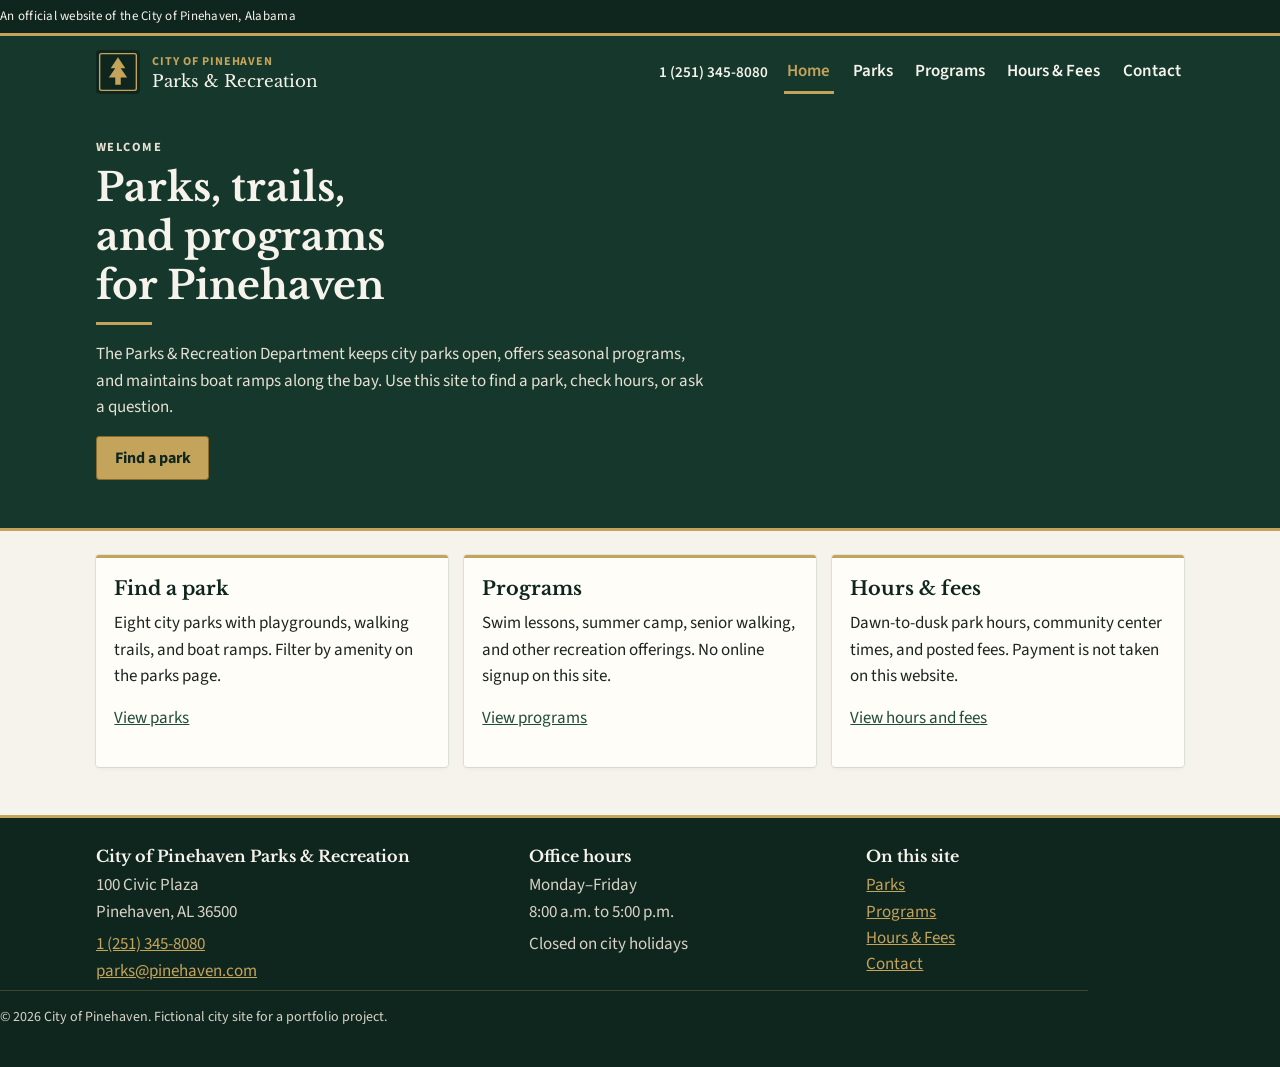
<file: index.html>
<!DOCTYPE html>
<html lang="en">
<head>
  <meta charset="utf-8">
  <meta name="viewport" content="width=device-width, initial-scale=1">
  <title>Home | City of Pinehaven Parks &amp; Recreation</title>
  <meta name="description" content="City of Pinehaven Parks &amp; Recreation. Find parks, programs, hours, and fees in Pinehaven, Alabama.">
  <link rel="icon" href="favicon.svg" type="image/svg+xml">
  <link rel="preconnect" href="https://fonts.googleapis.com">
  <link rel="preconnect" href="https://fonts.gstatic.com" crossorigin>
  <link href="https://fonts.googleapis.com/css2?family=Libre+Baskerville:wght@400;700&family=Source+Sans+3:ital,wght@0,400;0,600;0,700;1,400&display=swap" rel="stylesheet">
  <link rel="stylesheet" href="css/styles.css">
</head>
<body>
  <a class="skip-link" href="#main">Skip to main content</a>
  <div class="official-banner">
    <p class="wrap">An official website of the City of Pinehaven, Alabama</p>
  </div>
  <header class="site-header">
    <div class="wrap header-inner">
      <a class="brand" href="index.html">
        <svg class="brand-mark" xmlns="http://www.w3.org/2000/svg" viewBox="0 0 48 48" aria-hidden="true" focusable="false">
          <rect width="48" height="48" rx="4" fill="#0f261e"/>
          <rect x="4" y="4" width="40" height="40" rx="2" fill="none" stroke="#c4a35a" stroke-width="1.5"/>
          <path fill="#c4a35a" d="M24 8l8 12h-5l7 10h-7v8h-6v-8h-7l7-10h-5z"/>
        </svg>
        <span>
          <span class="brand-kicker">City of Pinehaven</span>
          <span class="brand-name">Parks &amp; Recreation</span>
        </span>
      </a>
      <p class="header-phone"><a href="tel:+12513458080">1 (251) 345-8080</a></p>
      <button type="button" class="menu-button" aria-controls="site-nav" aria-expanded="false">
        <span class="menu-button-bars" aria-hidden="true"></span>
        Menu
      </button>
      <nav id="site-nav" class="site-nav" aria-label="Primary">
        <ul>
          <li><a href="index.html" aria-current="page">Home</a></li>
          <li><a href="parks.html">Parks</a></li>
          <li><a href="programs.html">Programs</a></li>
          <li><a href="hours.html">Hours &amp; Fees</a></li>
          <li><a href="contact.html">Contact</a></li>
        </ul>
      </nav>
    </div>
  </header>

  <section class="hero" aria-labelledby="hero-title">
    <div class="wrap">
      <p class="kicker kicker-on-dark">Welcome</p>
      <h1 id="hero-title">Parks, trails, and programs for Pinehaven</h1>
      <hr class="hero-rule">
      <p>The Parks &amp; Recreation Department keeps city parks open, offers seasonal programs, and maintains boat ramps along the bay. Use this site to find a park, check hours, or ask a question.</p>
      <p><a class="button" href="parks.html">Find a park</a></p>
    </div>
  </section>

  <main id="main" class="site-main">
    <div class="wrap">
      <h2 class="visually-hidden">Highlights</h2>
      <div class="card-grid three">
        <article class="highlight-card">
          <h2>Find a park</h2>
          <p>Eight city parks with playgrounds, walking trails, and boat ramps. Filter by amenity on the parks page.</p>
          <p><a href="parks.html">View parks</a></p>
        </article>
        <article class="highlight-card">
          <h2>Programs</h2>
          <p>Swim lessons, summer camp, senior walking, and other recreation offerings. No online signup on this site.</p>
          <p><a href="programs.html">View programs</a></p>
        </article>
        <article class="highlight-card">
          <h2>Hours &amp; fees</h2>
          <p>Dawn-to-dusk park hours, community center times, and posted fees. Payment is not taken on this website.</p>
          <p><a href="hours.html">View hours and fees</a></p>
        </article>
      </div>
    </div>
  </main>

  <footer class="site-footer">
    <div class="wrap footer-grid">
      <div>
        <h2>City of Pinehaven Parks &amp; Recreation</h2>
        <address>
          100 Civic Plaza<br>
          Pinehaven, AL 36500
        </address>
        <p><a href="tel:+12513458080">1 (251) 345-8080</a><br>
          <a href="mailto:parks@pinehaven.com">parks@pinehaven.com</a></p>
      </div>
      <div>
        <h2>Office hours</h2>
        <p>Monday–Friday<br>8:00 a.m. to 5:00 p.m.</p>
        <p>Closed on city holidays</p>
      </div>
      <div>
        <h2>On this site</h2>
        <p><a href="parks.html">Parks</a><br>
          <a href="programs.html">Programs</a><br>
          <a href="hours.html">Hours &amp; Fees</a><br>
          <a href="contact.html">Contact</a></p>
      </div>
    </div>
    <p class="wrap copyright">&copy; <span id="year">2026</span> City of Pinehaven. Fictional city site for a portfolio project.</p>
  </footer>
  <script src="js/main.js"></script>
</body>
</html>
</file>
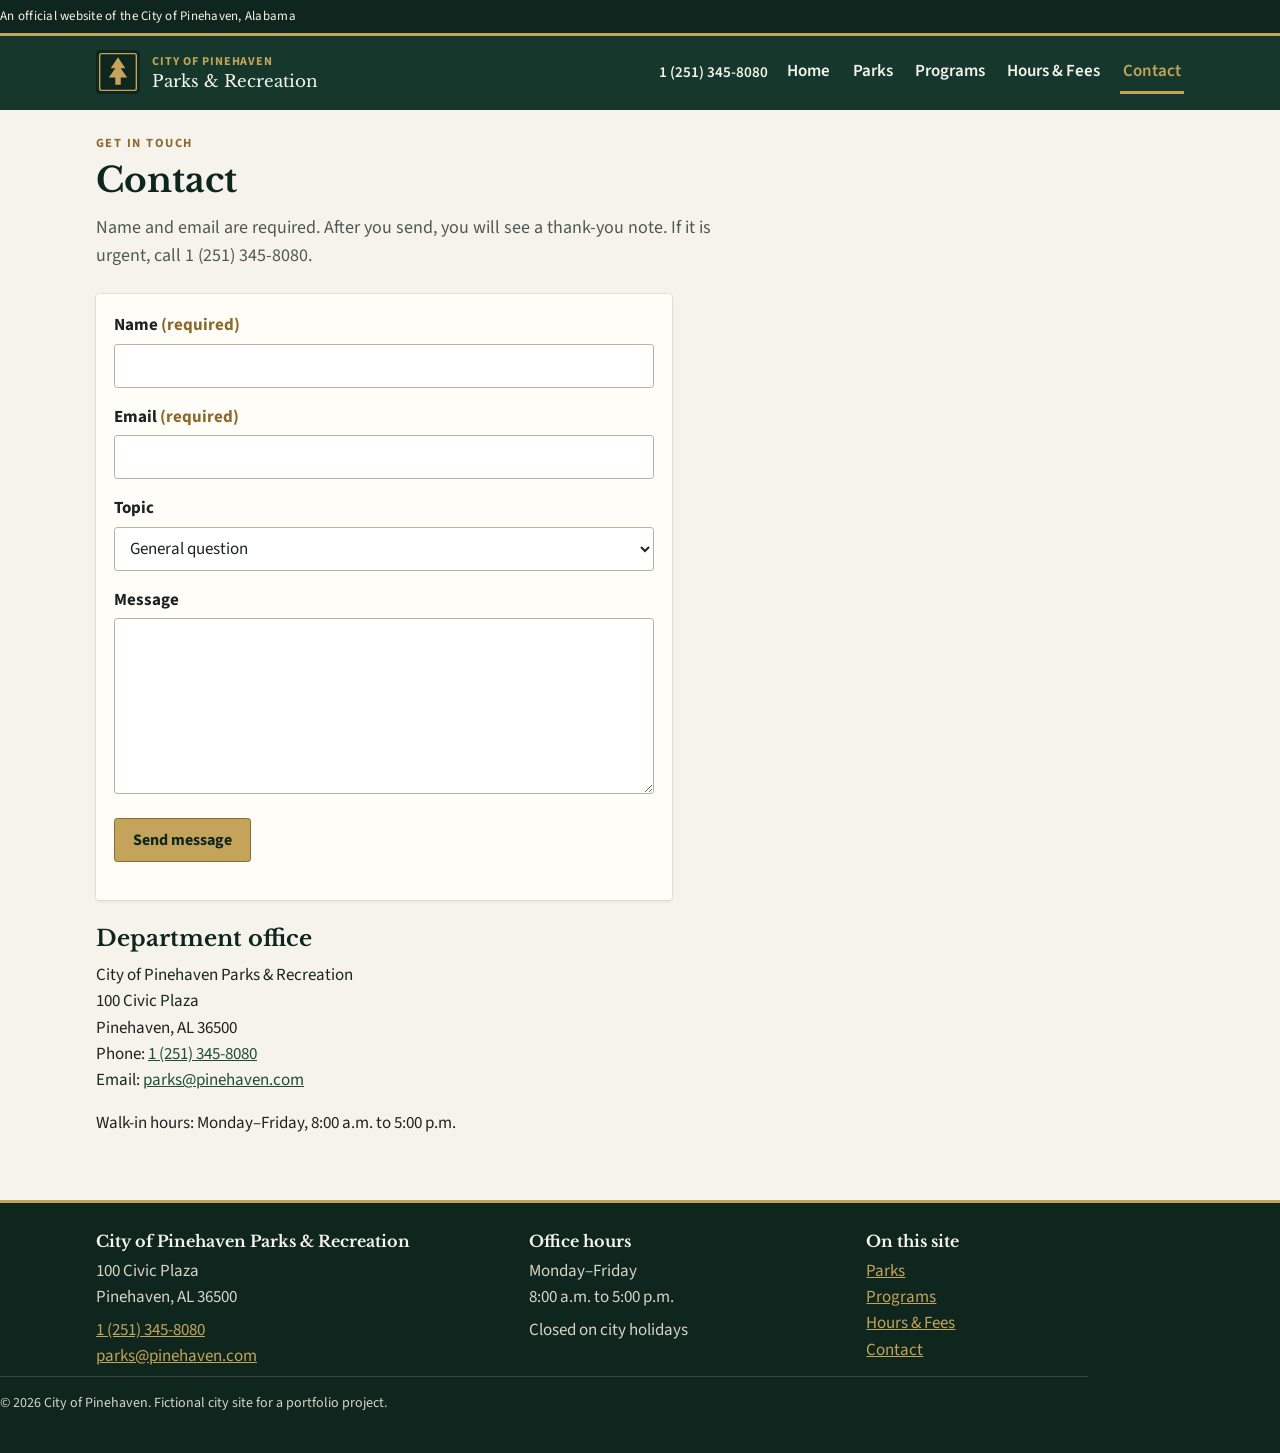
<file: contact.html>
<!DOCTYPE html>
<html lang="en">
<head>
  <meta charset="utf-8">
  <meta name="viewport" content="width=device-width, initial-scale=1">
  <title>Contact | City of Pinehaven Parks &amp; Recreation</title>
  <meta name="description" content="Contact the City of Pinehaven Parks &amp; Recreation Department. 100 Civic Plaza, Pinehaven, AL 36500.">
  <link rel="icon" href="favicon.svg" type="image/svg+xml">
  <link rel="preconnect" href="https://fonts.googleapis.com">
  <link rel="preconnect" href="https://fonts.gstatic.com" crossorigin>
  <link href="https://fonts.googleapis.com/css2?family=Libre+Baskerville:wght@400;700&family=Source+Sans+3:ital,wght@0,400;0,600;0,700;1,400&display=swap" rel="stylesheet">
  <link rel="stylesheet" href="css/styles.css">
</head>
<body>
  <a class="skip-link" href="#main">Skip to main content</a>
  <div class="official-banner">
    <p class="wrap">An official website of the City of Pinehaven, Alabama</p>
  </div>
  <header class="site-header">
    <div class="wrap header-inner">
      <a class="brand" href="index.html">
        <svg class="brand-mark" xmlns="http://www.w3.org/2000/svg" viewBox="0 0 48 48" aria-hidden="true" focusable="false">
          <rect width="48" height="48" rx="4" fill="#0f261e"/>
          <rect x="4" y="4" width="40" height="40" rx="2" fill="none" stroke="#c4a35a" stroke-width="1.5"/>
          <path fill="#c4a35a" d="M24 8l8 12h-5l7 10h-7v8h-6v-8h-7l7-10h-5z"/>
        </svg>
        <span>
          <span class="brand-kicker">City of Pinehaven</span>
          <span class="brand-name">Parks &amp; Recreation</span>
        </span>
      </a>
      <p class="header-phone"><a href="tel:+12513458080">1 (251) 345-8080</a></p>
      <button type="button" class="menu-button" aria-controls="site-nav" aria-expanded="false">
        <span class="menu-button-bars" aria-hidden="true"></span>
        Menu
      </button>
      <nav id="site-nav" class="site-nav" aria-label="Primary">
        <ul>
          <li><a href="index.html">Home</a></li>
          <li><a href="parks.html">Parks</a></li>
          <li><a href="programs.html">Programs</a></li>
          <li><a href="hours.html">Hours &amp; Fees</a></li>
          <li><a href="contact.html" aria-current="page">Contact</a></li>
        </ul>
      </nav>
    </div>
  </header>

  <main id="main" class="site-main">
    <div class="wrap">
      <header class="page-intro">
        <p class="kicker">Get in touch</p>
        <h1>Contact</h1>
        <p class="lede">Name and email are required. After you send, you will see a thank-you note. If it is urgent, call 1 (251) 345-8080.</p>
      </header>

      <div id="form-thanks" class="form-thanks" hidden>
        <h2>Thank you</h2>
        <p>Your message was sent. Parks staff will write back during Monday–Friday hours, 8:00 a.m. to 5:00 p.m. If it is urgent, call <a href="tel:+12513458080">1 (251) 345-8080</a>.</p>
        <p><a href="index.html">Return to the home page</a></p>
      </div>

      <form id="contact-form" class="form" name="contact" action="/contact.html" method="POST" data-netlify="true" netlify-honeypot="bot-field" novalidate>
        <input type="hidden" name="form-name" value="contact">
        <p class="visually-hidden">
          <label>Leave this field empty <input name="bot-field" tabindex="-1" autocomplete="off"></label>
        </p>
        <p id="form-error" class="form-error" hidden role="alert"></p>

        <div class="form-row">
          <label for="name">Name <span class="req">(required)</span></label>
          <input type="text" id="name" name="name" autocomplete="name" required>
        </div>

        <div class="form-row">
          <label for="email">Email <span class="req">(required)</span></label>
          <input type="email" id="email" name="email" autocomplete="email" required>
        </div>

        <div class="form-row">
          <label for="topic">Topic</label>
          <select id="topic" name="topic">
            <option value="general">General question</option>
            <option value="park">Park issue or maintenance</option>
            <option value="program">Program question</option>
            <option value="rental">Pavilion rental</option>
            <option value="fees">Hours or fees</option>
            <option value="other">Other</option>
          </select>
        </div>

        <div class="form-row">
          <label for="message">Message</label>
          <textarea id="message" name="message" rows="6"></textarea>
        </div>

        <p><button type="submit" class="button">Send message</button></p>
      </form>

      <aside class="contact-aside">
        <h2>Department office</h2>
        <address>
          City of Pinehaven Parks &amp; Recreation<br>
          100 Civic Plaza<br>
          Pinehaven, AL 36500
        </address>
        <p>Phone: <a href="tel:+12513458080">1 (251) 345-8080</a><br>
          Email: <a href="mailto:parks@pinehaven.com">parks@pinehaven.com</a></p>
        <p>Walk-in hours: Monday–Friday, 8:00 a.m. to 5:00 p.m.</p>
      </aside>
    </div>
  </main>

  <footer class="site-footer">
    <div class="wrap footer-grid">
      <div>
        <h2>City of Pinehaven Parks &amp; Recreation</h2>
        <address>
          100 Civic Plaza<br>
          Pinehaven, AL 36500
        </address>
        <p><a href="tel:+12513458080">1 (251) 345-8080</a><br>
          <a href="mailto:parks@pinehaven.com">parks@pinehaven.com</a></p>
      </div>
      <div>
        <h2>Office hours</h2>
        <p>Monday–Friday<br>8:00 a.m. to 5:00 p.m.</p>
        <p>Closed on city holidays</p>
      </div>
      <div>
        <h2>On this site</h2>
        <p><a href="parks.html">Parks</a><br>
          <a href="programs.html">Programs</a><br>
          <a href="hours.html">Hours &amp; Fees</a><br>
          <a href="contact.html">Contact</a></p>
      </div>
    </div>
    <p class="wrap copyright">&copy; <span id="year">2026</span> City of Pinehaven. Fictional city site for a portfolio project.</p>
  </footer>
  <script src="js/main.js"></script>
</body>
</html>
</file>
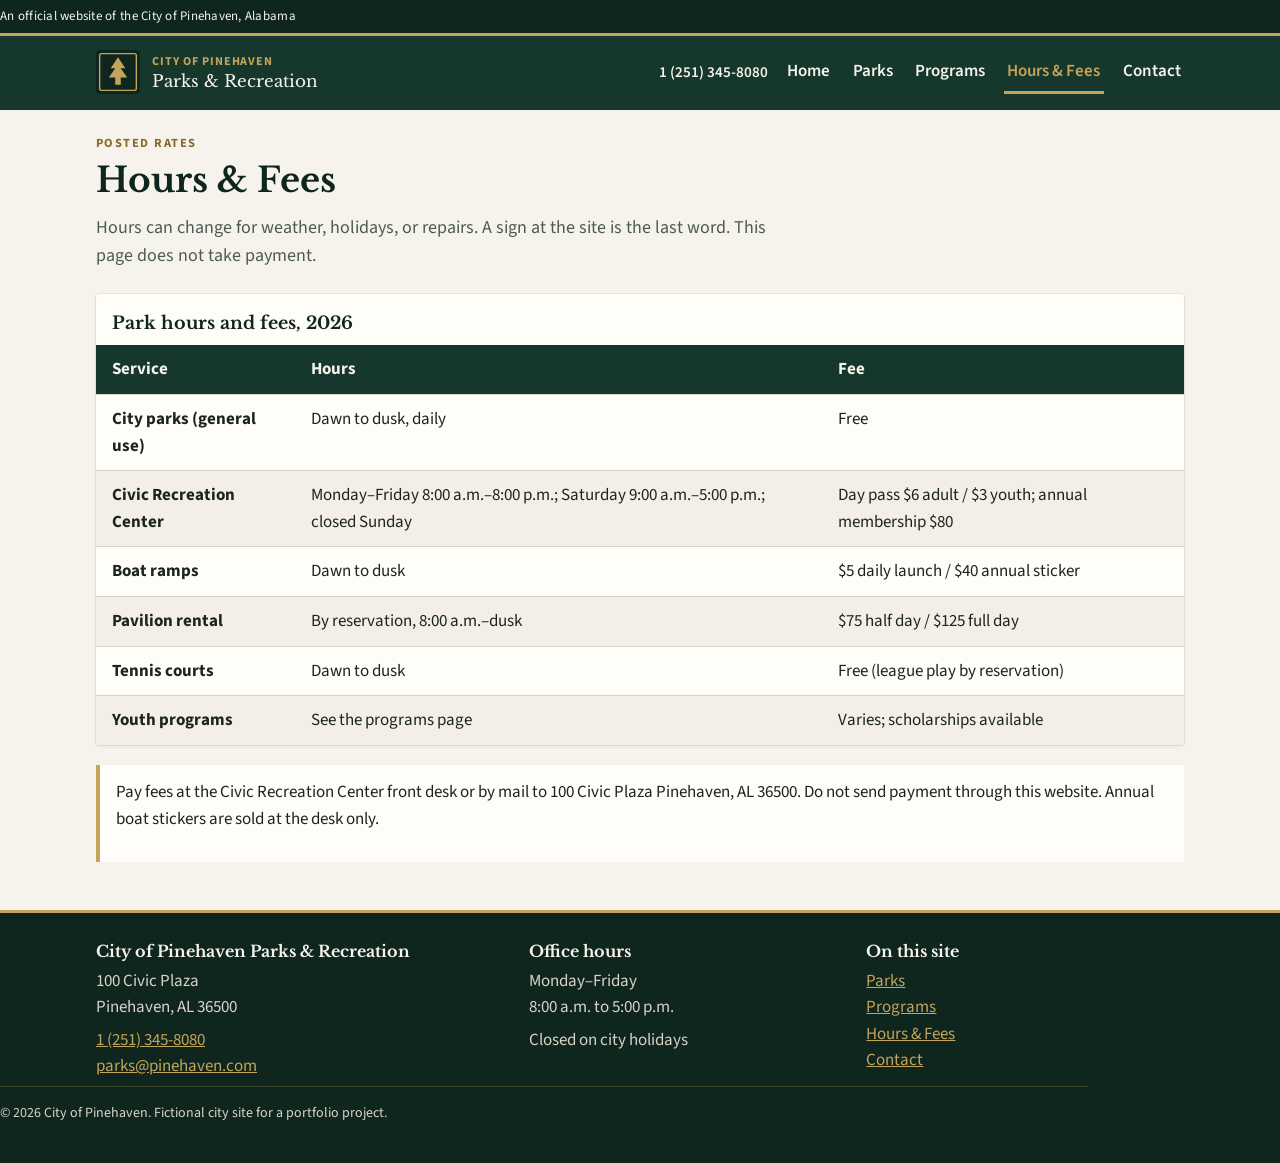
<file: hours.html>
<!DOCTYPE html>
<html lang="en">
<head>
  <meta charset="utf-8">
  <meta name="viewport" content="width=device-width, initial-scale=1">
  <title>Hours &amp; fees | City of Pinehaven Parks &amp; Recreation</title>
  <meta name="description" content="Park hours and posted fees for the City of Pinehaven Parks &amp; Recreation Department.">
  <link rel="icon" href="favicon.svg" type="image/svg+xml">
  <link rel="preconnect" href="https://fonts.googleapis.com">
  <link rel="preconnect" href="https://fonts.gstatic.com" crossorigin>
  <link href="https://fonts.googleapis.com/css2?family=Libre+Baskerville:wght@400;700&family=Source+Sans+3:ital,wght@0,400;0,600;0,700;1,400&display=swap" rel="stylesheet">
  <link rel="stylesheet" href="css/styles.css">
</head>
<body>
  <a class="skip-link" href="#main">Skip to main content</a>
  <div class="official-banner">
    <p class="wrap">An official website of the City of Pinehaven, Alabama</p>
  </div>
  <header class="site-header">
    <div class="wrap header-inner">
      <a class="brand" href="index.html">
        <svg class="brand-mark" xmlns="http://www.w3.org/2000/svg" viewBox="0 0 48 48" aria-hidden="true" focusable="false">
          <rect width="48" height="48" rx="4" fill="#0f261e"/>
          <rect x="4" y="4" width="40" height="40" rx="2" fill="none" stroke="#c4a35a" stroke-width="1.5"/>
          <path fill="#c4a35a" d="M24 8l8 12h-5l7 10h-7v8h-6v-8h-7l7-10h-5z"/>
        </svg>
        <span>
          <span class="brand-kicker">City of Pinehaven</span>
          <span class="brand-name">Parks &amp; Recreation</span>
        </span>
      </a>
      <p class="header-phone"><a href="tel:+12513458080">1 (251) 345-8080</a></p>
      <button type="button" class="menu-button" aria-controls="site-nav" aria-expanded="false">
        <span class="menu-button-bars" aria-hidden="true"></span>
        Menu
      </button>
      <nav id="site-nav" class="site-nav" aria-label="Primary">
        <ul>
          <li><a href="index.html">Home</a></li>
          <li><a href="parks.html">Parks</a></li>
          <li><a href="programs.html">Programs</a></li>
          <li><a href="hours.html" aria-current="page">Hours &amp; Fees</a></li>
          <li><a href="contact.html">Contact</a></li>
        </ul>
      </nav>
    </div>
  </header>

  <main id="main" class="site-main">
    <div class="wrap">
      <header class="page-intro">
        <p class="kicker">Posted rates</p>
        <h1>Hours &amp; Fees</h1>
        <p class="lede">Hours can change for weather, holidays, or repairs. A sign at the site is the last word. This page does not take payment.</p>
      </header>

      <div class="table-wrap">
        <table>
          <caption>Park hours and fees, 2026</caption>
          <thead>
            <tr>
              <th scope="col">Service</th>
              <th scope="col">Hours</th>
              <th scope="col">Fee</th>
            </tr>
          </thead>
          <tbody>
            <tr>
              <th scope="row">City parks (general use)</th>
              <td>Dawn to dusk, daily</td>
              <td>Free</td>
            </tr>
            <tr>
              <th scope="row">Civic Recreation Center</th>
              <td>Monday–Friday 8:00 a.m.–8:00 p.m.; Saturday 9:00 a.m.–5:00 p.m.; closed Sunday</td>
              <td>Day pass $6 adult / $3 youth; annual membership $80</td>
            </tr>
            <tr>
              <th scope="row">Boat ramps</th>
              <td>Dawn to dusk</td>
              <td>$5 daily launch / $40 annual sticker</td>
            </tr>
            <tr>
              <th scope="row">Pavilion rental</th>
              <td>By reservation, 8:00 a.m.–dusk</td>
              <td>$75 half day / $125 full day</td>
            </tr>
            <tr>
              <th scope="row">Tennis courts</th>
              <td>Dawn to dusk</td>
              <td>Free (league play by reservation)</td>
            </tr>
            <tr>
              <th scope="row">Youth programs</th>
              <td>See the programs page</td>
              <td>Varies; scholarships available</td>
            </tr>
          </tbody>
        </table>
      </div>

      <aside class="note">
        <p>Pay fees at the Civic Recreation Center front desk or by mail to 100 Civic Plaza Pinehaven, AL 36500. Do not send payment through this website. Annual boat stickers are sold at the desk only.</p>
      </aside>
    </div>
  </main>

  <footer class="site-footer">
    <div class="wrap footer-grid">
      <div>
        <h2>City of Pinehaven Parks &amp; Recreation</h2>
        <address>
          100 Civic Plaza<br>
          Pinehaven, AL 36500
        </address>
        <p><a href="tel:+12513458080">1 (251) 345-8080</a><br>
          <a href="mailto:parks@pinehaven.com">parks@pinehaven.com</a></p>
      </div>
      <div>
        <h2>Office hours</h2>
        <p>Monday–Friday<br>8:00 a.m. to 5:00 p.m.</p>
        <p>Closed on city holidays</p>
      </div>
      <div>
        <h2>On this site</h2>
        <p><a href="parks.html">Parks</a><br>
          <a href="programs.html">Programs</a><br>
          <a href="hours.html">Hours &amp; Fees</a><br>
          <a href="contact.html">Contact</a></p>
      </div>
    </div>
    <p class="wrap copyright">&copy; <span id="year">2026</span> City of Pinehaven. Fictional city site for a portfolio project.</p>
  </footer>
  <script src="js/main.js"></script>
</body>
</html>
</file>
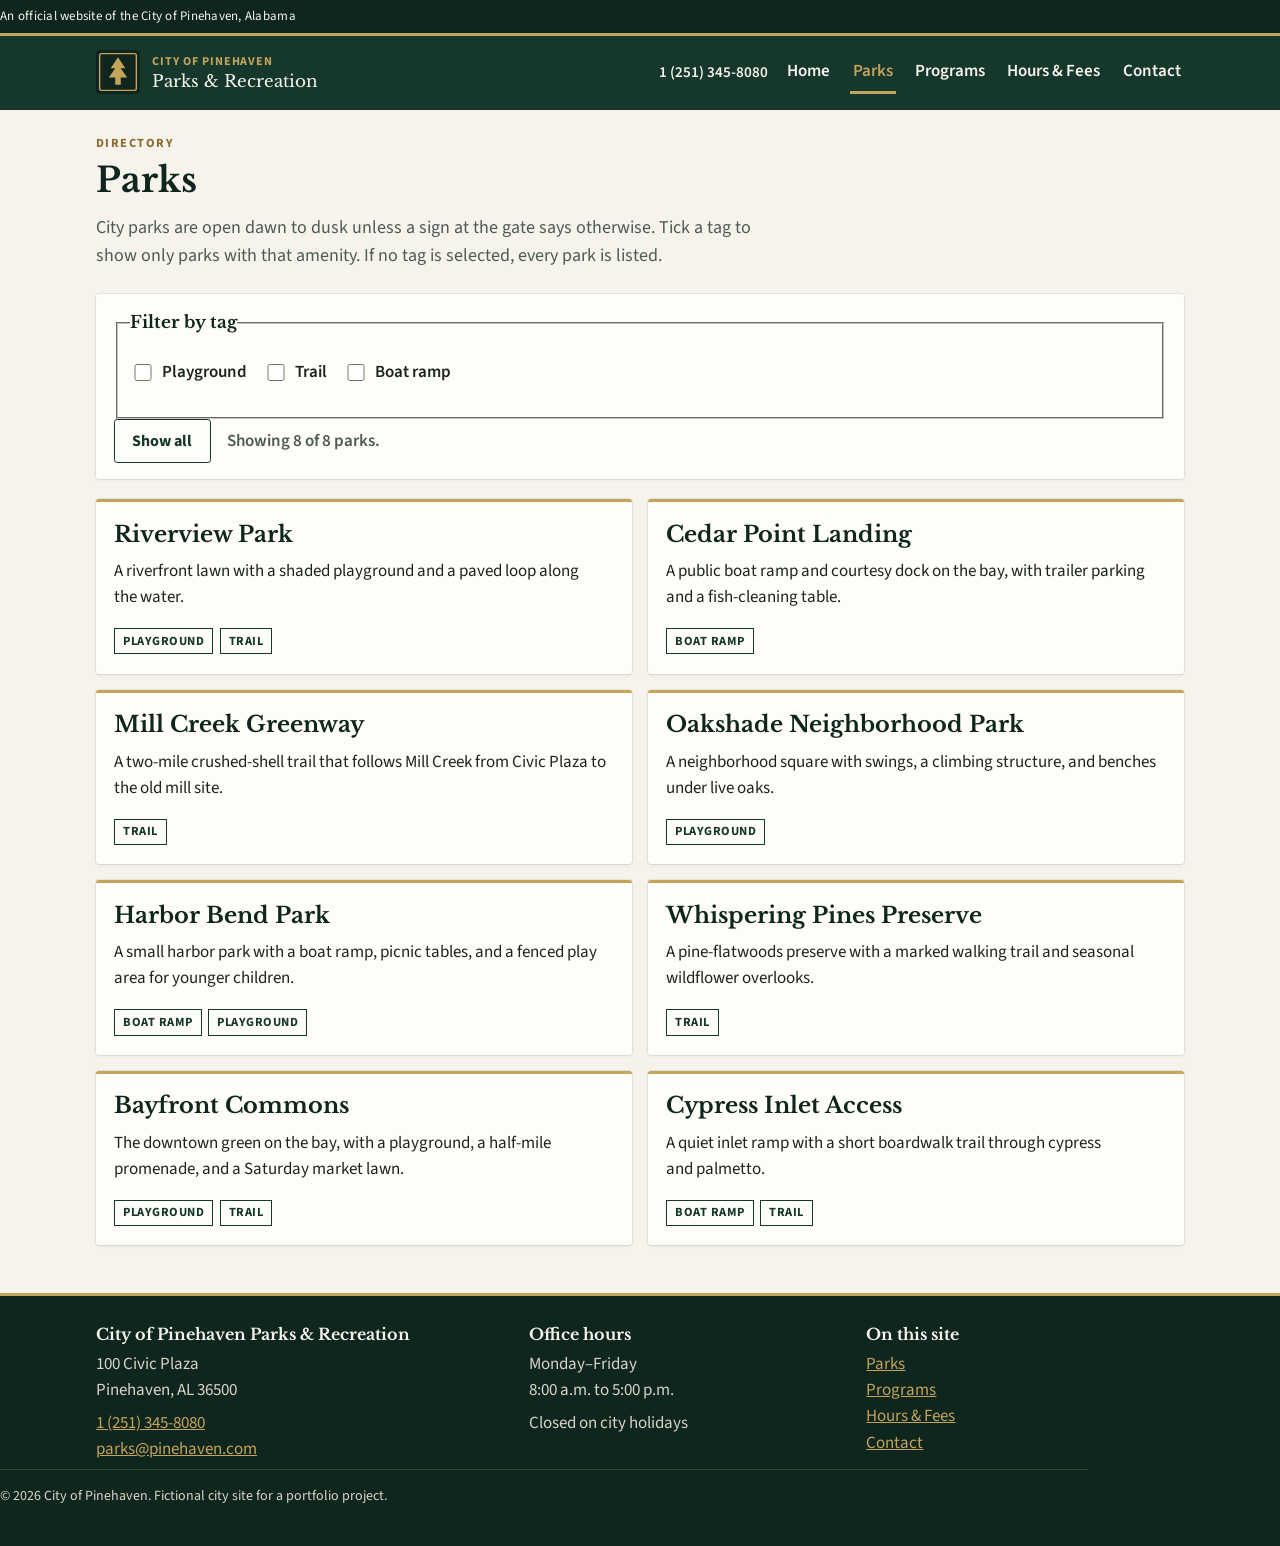
<file: parks.html>
<!DOCTYPE html>
<html lang="en">
<head>
  <meta charset="utf-8">
  <meta name="viewport" content="width=device-width, initial-scale=1">
  <title>Parks | City of Pinehaven Parks &amp; Recreation</title>
  <meta name="description" content="City parks in Pinehaven, Alabama. Filter by playground, trail, or boat ramp.">
  <link rel="icon" href="favicon.svg" type="image/svg+xml">
  <link rel="preconnect" href="https://fonts.googleapis.com">
  <link rel="preconnect" href="https://fonts.gstatic.com" crossorigin>
  <link href="https://fonts.googleapis.com/css2?family=Libre+Baskerville:wght@400;700&family=Source+Sans+3:ital,wght@0,400;0,600;0,700;1,400&display=swap" rel="stylesheet">
  <link rel="stylesheet" href="css/styles.css">
</head>
<body>
  <a class="skip-link" href="#main">Skip to main content</a>
  <div class="official-banner">
    <p class="wrap">An official website of the City of Pinehaven, Alabama</p>
  </div>
  <header class="site-header">
    <div class="wrap header-inner">
      <a class="brand" href="index.html">
        <svg class="brand-mark" xmlns="http://www.w3.org/2000/svg" viewBox="0 0 48 48" aria-hidden="true" focusable="false">
          <rect width="48" height="48" rx="4" fill="#0f261e"/>
          <rect x="4" y="4" width="40" height="40" rx="2" fill="none" stroke="#c4a35a" stroke-width="1.5"/>
          <path fill="#c4a35a" d="M24 8l8 12h-5l7 10h-7v8h-6v-8h-7l7-10h-5z"/>
        </svg>
        <span>
          <span class="brand-kicker">City of Pinehaven</span>
          <span class="brand-name">Parks &amp; Recreation</span>
        </span>
      </a>
      <p class="header-phone"><a href="tel:+12513458080">1 (251) 345-8080</a></p>
      <button type="button" class="menu-button" aria-controls="site-nav" aria-expanded="false">
        <span class="menu-button-bars" aria-hidden="true"></span>
        Menu
      </button>
      <nav id="site-nav" class="site-nav" aria-label="Primary">
        <ul>
          <li><a href="index.html">Home</a></li>
          <li><a href="parks.html" aria-current="page">Parks</a></li>
          <li><a href="programs.html">Programs</a></li>
          <li><a href="hours.html">Hours &amp; Fees</a></li>
          <li><a href="contact.html">Contact</a></li>
        </ul>
      </nav>
    </div>
  </header>

  <main id="main" class="site-main">
    <div class="wrap">
      <header class="page-intro">
        <p class="kicker">Directory</p>
        <h1>Parks</h1>
        <p class="lede">City parks are open dawn to dusk unless a sign at the gate says otherwise. Tick a tag to show only parks with that amenity. If no tag is selected, every park is listed.</p>
      </header>

      <form id="park-filters" class="filters" action="#" method="get">
        <fieldset>
          <legend>Filter by tag</legend>
          <div class="filter-options">
            <label>
              <input type="checkbox" name="tag" value="playground">
              Playground
            </label>
            <label>
              <input type="checkbox" name="tag" value="trail">
              Trail
            </label>
            <label>
              <input type="checkbox" name="tag" value="boat-ramp">
              Boat ramp
            </label>
          </div>
        </fieldset>
        <div class="filters-actions">
          <button type="button" class="button button-secondary" id="clear-filters">Show all</button>
          <p class="parks-status" id="parks-status" aria-live="polite">Showing 8 of 8 parks.</p>
        </div>
      </form>

      <p class="parks-empty" id="parks-empty" hidden>No parks match those tags. Clear the filters to see the full list.</p>

      <div class="card-grid" id="park-list">
        <article class="park-card" data-tags="playground trail">
          <h2>Riverview Park</h2>
          <p>A riverfront lawn with a shaded playground and a paved loop along the water.</p>
          <ul class="tag-list">
            <li><span class="tag">Playground</span></li>
            <li><span class="tag">Trail</span></li>
          </ul>
        </article>

        <article class="park-card" data-tags="boat-ramp">
          <h2>Cedar Point Landing</h2>
          <p>A public boat ramp and courtesy dock on the bay, with trailer parking and a fish-cleaning table.</p>
          <ul class="tag-list">
            <li><span class="tag">Boat ramp</span></li>
          </ul>
        </article>

        <article class="park-card" data-tags="trail">
          <h2>Mill Creek Greenway</h2>
          <p>A two-mile crushed-shell trail that follows Mill Creek from Civic Plaza to the old mill site.</p>
          <ul class="tag-list">
            <li><span class="tag">Trail</span></li>
          </ul>
        </article>

        <article class="park-card" data-tags="playground">
          <h2>Oakshade Neighborhood Park</h2>
          <p>A neighborhood square with swings, a climbing structure, and benches under live oaks.</p>
          <ul class="tag-list">
            <li><span class="tag">Playground</span></li>
          </ul>
        </article>

        <article class="park-card" data-tags="boat-ramp playground">
          <h2>Harbor Bend Park</h2>
          <p>A small harbor park with a boat ramp, picnic tables, and a fenced play area for younger children.</p>
          <ul class="tag-list">
            <li><span class="tag">Boat ramp</span></li>
            <li><span class="tag">Playground</span></li>
          </ul>
        </article>

        <article class="park-card" data-tags="trail">
          <h2>Whispering Pines Preserve</h2>
          <p>A pine-flatwoods preserve with a marked walking trail and seasonal wildflower overlooks.</p>
          <ul class="tag-list">
            <li><span class="tag">Trail</span></li>
          </ul>
        </article>

        <article class="park-card" data-tags="playground trail">
          <h2>Bayfront Commons</h2>
          <p>The downtown green on the bay, with a playground, a half-mile promenade, and a Saturday market lawn.</p>
          <ul class="tag-list">
            <li><span class="tag">Playground</span></li>
            <li><span class="tag">Trail</span></li>
          </ul>
        </article>

        <article class="park-card" data-tags="boat-ramp trail">
          <h2>Cypress Inlet Access</h2>
          <p>A quiet inlet ramp with a short boardwalk trail through cypress and palmetto.</p>
          <ul class="tag-list">
            <li><span class="tag">Boat ramp</span></li>
            <li><span class="tag">Trail</span></li>
          </ul>
        </article>
      </div>
    </div>
  </main>

  <footer class="site-footer">
    <div class="wrap footer-grid">
      <div>
        <h2>City of Pinehaven Parks &amp; Recreation</h2>
        <address>
          100 Civic Plaza<br>
          Pinehaven, AL 36500
        </address>
        <p><a href="tel:+12513458080">1 (251) 345-8080</a><br>
          <a href="mailto:parks@pinehaven.com">parks@pinehaven.com</a></p>
      </div>
      <div>
        <h2>Office hours</h2>
        <p>Monday–Friday<br>8:00 a.m. to 5:00 p.m.</p>
        <p>Closed on city holidays</p>
      </div>
      <div>
        <h2>On this site</h2>
        <p><a href="parks.html">Parks</a><br>
          <a href="programs.html">Programs</a><br>
          <a href="hours.html">Hours &amp; Fees</a><br>
          <a href="contact.html">Contact</a></p>
      </div>
    </div>
    <p class="wrap copyright">&copy; <span id="year">2026</span> City of Pinehaven. Fictional city site for a portfolio project.</p>
  </footer>
  <script src="js/main.js"></script>
</body>
</html>
</file>
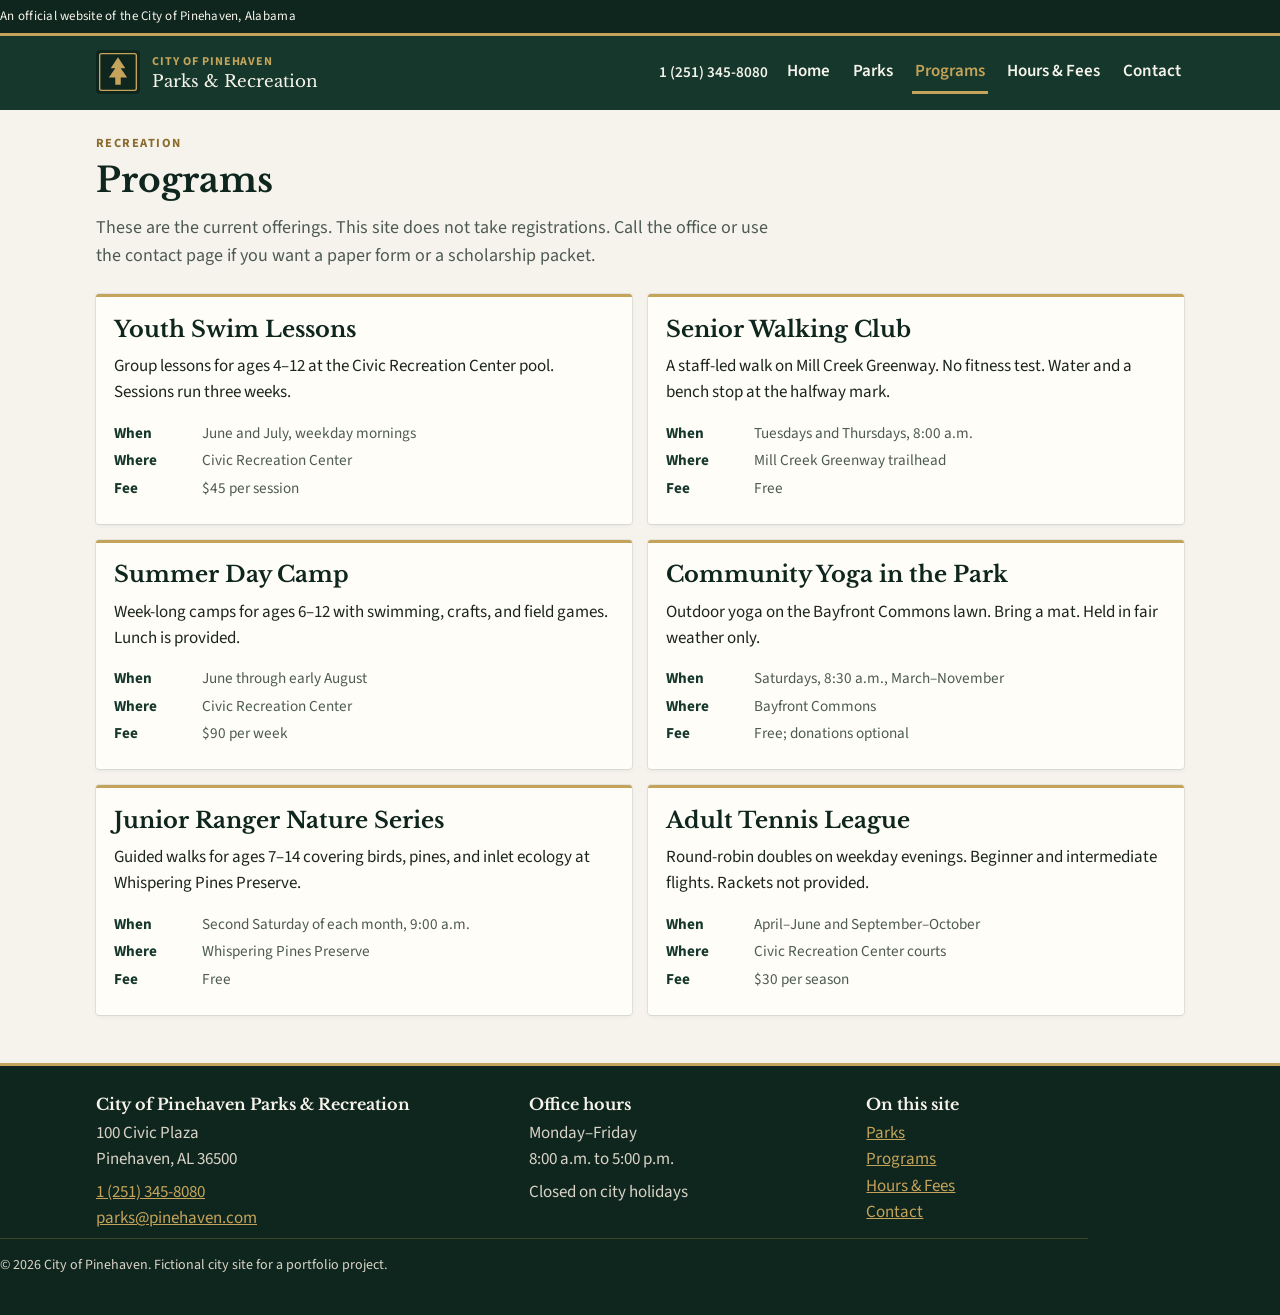
<file: programs.html>
<!DOCTYPE html>
<html lang="en">
<head>
  <meta charset="utf-8">
  <meta name="viewport" content="width=device-width, initial-scale=1">
  <title>Programs | City of Pinehaven Parks &amp; Recreation</title>
  <meta name="description" content="Recreation programs in Pinehaven, Alabama, including swim lessons, summer camp, and senior walking.">
  <link rel="icon" href="favicon.svg" type="image/svg+xml">
  <link rel="preconnect" href="https://fonts.googleapis.com">
  <link rel="preconnect" href="https://fonts.gstatic.com" crossorigin>
  <link href="https://fonts.googleapis.com/css2?family=Libre+Baskerville:wght@400;700&family=Source+Sans+3:ital,wght@0,400;0,600;0,700;1,400&display=swap" rel="stylesheet">
  <link rel="stylesheet" href="css/styles.css">
</head>
<body>
  <a class="skip-link" href="#main">Skip to main content</a>
  <div class="official-banner">
    <p class="wrap">An official website of the City of Pinehaven, Alabama</p>
  </div>
  <header class="site-header">
    <div class="wrap header-inner">
      <a class="brand" href="index.html">
        <svg class="brand-mark" xmlns="http://www.w3.org/2000/svg" viewBox="0 0 48 48" aria-hidden="true" focusable="false">
          <rect width="48" height="48" rx="4" fill="#0f261e"/>
          <rect x="4" y="4" width="40" height="40" rx="2" fill="none" stroke="#c4a35a" stroke-width="1.5"/>
          <path fill="#c4a35a" d="M24 8l8 12h-5l7 10h-7v8h-6v-8h-7l7-10h-5z"/>
        </svg>
        <span>
          <span class="brand-kicker">City of Pinehaven</span>
          <span class="brand-name">Parks &amp; Recreation</span>
        </span>
      </a>
      <p class="header-phone"><a href="tel:+12513458080">1 (251) 345-8080</a></p>
      <button type="button" class="menu-button" aria-controls="site-nav" aria-expanded="false">
        <span class="menu-button-bars" aria-hidden="true"></span>
        Menu
      </button>
      <nav id="site-nav" class="site-nav" aria-label="Primary">
        <ul>
          <li><a href="index.html">Home</a></li>
          <li><a href="parks.html">Parks</a></li>
          <li><a href="programs.html" aria-current="page">Programs</a></li>
          <li><a href="hours.html">Hours &amp; Fees</a></li>
          <li><a href="contact.html">Contact</a></li>
        </ul>
      </nav>
    </div>
  </header>

  <main id="main" class="site-main">
    <div class="wrap">
      <header class="page-intro">
        <p class="kicker">Recreation</p>
        <h1>Programs</h1>
        <p class="lede">These are the current offerings. This site does not take registrations. Call the office or use the contact page if you want a paper form or a scholarship packet.</p>
      </header>

      <div class="card-grid">
        <article class="program-card">
          <h2>Youth Swim Lessons</h2>
          <p>Group lessons for ages 4–12 at the Civic Recreation Center pool. Sessions run three weeks.</p>
          <dl class="program-meta">
            <dt>When</dt>
            <dd>June and July, weekday mornings</dd>
            <dt>Where</dt>
            <dd>Civic Recreation Center</dd>
            <dt>Fee</dt>
            <dd>$45 per session</dd>
          </dl>
        </article>

        <article class="program-card">
          <h2>Senior Walking Club</h2>
          <p>A staff-led walk on Mill Creek Greenway. No fitness test. Water and a bench stop at the halfway mark.</p>
          <dl class="program-meta">
            <dt>When</dt>
            <dd>Tuesdays and Thursdays, 8:00 a.m.</dd>
            <dt>Where</dt>
            <dd>Mill Creek Greenway trailhead</dd>
            <dt>Fee</dt>
            <dd>Free</dd>
          </dl>
        </article>

        <article class="program-card">
          <h2>Summer Day Camp</h2>
          <p>Week-long camps for ages 6–12 with swimming, crafts, and field games. Lunch is provided.</p>
          <dl class="program-meta">
            <dt>When</dt>
            <dd>June through early August</dd>
            <dt>Where</dt>
            <dd>Civic Recreation Center</dd>
            <dt>Fee</dt>
            <dd>$90 per week</dd>
          </dl>
        </article>

        <article class="program-card">
          <h2>Community Yoga in the Park</h2>
          <p>Outdoor yoga on the Bayfront Commons lawn. Bring a mat. Held in fair weather only.</p>
          <dl class="program-meta">
            <dt>When</dt>
            <dd>Saturdays, 8:30 a.m., March–November</dd>
            <dt>Where</dt>
            <dd>Bayfront Commons</dd>
            <dt>Fee</dt>
            <dd>Free; donations optional</dd>
          </dl>
        </article>

        <article class="program-card">
          <h2>Junior Ranger Nature Series</h2>
          <p>Guided walks for ages 7–14 covering birds, pines, and inlet ecology at Whispering Pines Preserve.</p>
          <dl class="program-meta">
            <dt>When</dt>
            <dd>Second Saturday of each month, 9:00 a.m.</dd>
            <dt>Where</dt>
            <dd>Whispering Pines Preserve</dd>
            <dt>Fee</dt>
            <dd>Free</dd>
          </dl>
        </article>

        <article class="program-card">
          <h2>Adult Tennis League</h2>
          <p>Round-robin doubles on weekday evenings. Beginner and intermediate flights. Rackets not provided.</p>
          <dl class="program-meta">
            <dt>When</dt>
            <dd>April–June and September–October</dd>
            <dt>Where</dt>
            <dd>Civic Recreation Center courts</dd>
            <dt>Fee</dt>
            <dd>$30 per season</dd>
          </dl>
        </article>
      </div>
    </div>
  </main>

  <footer class="site-footer">
    <div class="wrap footer-grid">
      <div>
        <h2>City of Pinehaven Parks &amp; Recreation</h2>
        <address>
          100 Civic Plaza<br>
          Pinehaven, AL 36500
        </address>
        <p><a href="tel:+12513458080">1 (251) 345-8080</a><br>
          <a href="mailto:parks@pinehaven.com">parks@pinehaven.com</a></p>
      </div>
      <div>
        <h2>Office hours</h2>
        <p>Monday–Friday<br>8:00 a.m. to 5:00 p.m.</p>
        <p>Closed on city holidays</p>
      </div>
      <div>
        <h2>On this site</h2>
        <p><a href="parks.html">Parks</a><br>
          <a href="programs.html">Programs</a><br>
          <a href="hours.html">Hours &amp; Fees</a><br>
          <a href="contact.html">Contact</a></p>
      </div>
    </div>
    <p class="wrap copyright">&copy; <span id="year">2026</span> City of Pinehaven. Fictional city site for a portfolio project.</p>
  </footer>
  <script src="js/main.js"></script>
</body>
</html>
</file>
<file: css/styles.css>
/* City of Pinehaven Parks & Recreation
   Tokens first, then layout. Mobile-first: base styles are the phone layout.
   Dark green, off-white, one gold accent. Small radii so it reads civic, not app-like. */

:root {
  --color-green: #16382c;
  --color-green-deep: #0f261e;
  --color-green-mid: #1f4d3a;
  --color-gold: #c4a35a;
  --color-gold-dark: #8a6b2c;
  --color-offwhite: #f6f3ec;
  --color-paper: #fffdf8;
  --color-ink: #1c241f;
  --color-muted: #4d5a53;
  --color-line: #d8d2c6;
  --color-danger: #7a1f1f;
  --color-danger-bg: #f8eaea;
  --font-serif: "Libre Baskerville", "Palatino Linotype", Palatino, "Times New Roman", serif;
  --font-sans: "Source Sans 3", "Segoe UI", system-ui, -apple-system, sans-serif;
  --space: 0.25rem;
  --max: 68rem;
  --radius: 0.2rem;
  --shadow-border:
    0 0 0 1px rgba(22, 56, 44, 0.08),
    0 1px 2px -1px rgba(22, 56, 44, 0.08),
    0 2px 4px 0 rgba(22, 56, 44, 0.05);
  --shadow-border-hover:
    0 0 0 1px rgba(22, 56, 44, 0.14),
    0 2px 6px -1px rgba(22, 56, 44, 0.12);
}

*,
*::before,
*::after {
  box-sizing: border-box;
}

html {
  -webkit-font-smoothing: antialiased;
  -moz-osx-font-smoothing: grayscale;
}

body {
  margin: 0;
  font-family: var(--font-sans);
  font-size: 1.0625rem;
  line-height: 1.55;
  color: var(--color-ink);
  background: var(--color-offwhite);
}

img,
svg {
  max-width: 100%;
  display: block;
}

h1,
h2,
h3 {
  font-family: var(--font-serif);
  font-weight: 700;
  line-height: 1.25;
  text-wrap: balance;
  color: var(--color-green-deep);
}

h1 {
  font-size: 1.85rem;
  margin: 0 0 0.75rem;
}

h2 {
  font-size: 1.4rem;
  margin: 0 0 0.65rem;
}

h3 {
  font-size: 1.1rem;
  margin: 0 0 0.4rem;
}

p {
  margin: 0 0 1rem;
  text-wrap: pretty;
}

a {
  color: var(--color-green-mid);
}

a:hover {
  color: var(--color-gold-dark);
}

:focus-visible {
  outline: 3px solid var(--color-gold);
  outline-offset: 2px;
}

.skip-link {
  position: absolute;
  left: 0.75rem;
  top: -4rem;
  z-index: 100;
  padding: 0.6rem 0.9rem;
  background: var(--color-gold);
  color: var(--color-green-deep);
  font-weight: 700;
  text-decoration: none;
}

.skip-link:focus {
  top: 0.75rem;
}

.wrap {
  width: min(100% - 2rem, var(--max));
  margin-inline: auto;
}

/* Official strip */
.official-banner {
  background: var(--color-green-deep);
  color: var(--color-offwhite);
  font-size: 0.8125rem;
  letter-spacing: 0.02em;
  padding: 0.4rem 0;
  border-bottom: 3px solid var(--color-gold);
}

.official-banner p {
  margin: 0;
}

/* Header */
.site-header {
  background: var(--color-green);
  color: var(--color-offwhite);
}

.header-inner {
  display: flex;
  flex-wrap: wrap;
  align-items: center;
  gap: 0.75rem 1rem;
  padding: 0.9rem 0 1rem;
}

.brand {
  display: flex;
  align-items: center;
  gap: 0.75rem;
  color: inherit;
  text-decoration: none;
  min-width: 0;
  flex: 1 1 auto;
}

.brand:hover {
  color: inherit;
}

.brand-mark {
  width: 2.75rem;
  height: 2.75rem;
  flex-shrink: 0;
}

.brand-kicker {
  display: block;
  font-size: 0.75rem;
  letter-spacing: 0.08em;
  text-transform: uppercase;
  color: var(--color-gold);
  font-weight: 700;
}

.brand-name {
  display: block;
  font-family: var(--font-serif);
  font-size: 1.05rem;
  line-height: 1.25;
}

.header-phone {
  margin: 0;
  font-size: 0.95rem;
}

.header-phone a {
  color: var(--color-offwhite);
  text-decoration: none;
  font-weight: 600;
}

.header-phone a:hover {
  color: var(--color-gold);
}

.menu-button {
  display: inline-flex;
  align-items: center;
  gap: 0.45rem;
  min-height: 44px;
  padding: 0.45rem 0.8rem;
  border: 1px solid rgba(246, 243, 236, 0.35);
  background: transparent;
  color: var(--color-offwhite);
  font: inherit;
  font-weight: 600;
  cursor: pointer;
  border-radius: var(--radius);
}

.menu-button-bars {
  display: block;
  width: 1.1rem;
  height: 2px;
  background: currentColor;
  box-shadow: 0 -5px 0 currentColor, 0 5px 0 currentColor;
}

.site-nav {
  flex: 1 1 100%;
  display: none;
}

.site-nav.is-open {
  display: block;
}

.site-nav ul {
  list-style: none;
  margin: 0;
  padding: 0.25rem 0 0;
}

.site-nav a {
  display: flex;
  align-items: center;
  min-height: 44px;
  padding: 0.35rem 0.2rem;
  color: var(--color-offwhite);
  text-decoration: none;
  font-weight: 600;
  border-bottom: 3px solid transparent;
}

.site-nav a:hover,
.site-nav a[aria-current="page"] {
  color: var(--color-gold);
  border-bottom-color: var(--color-gold);
}

/* Main + page intro */
.site-main {
  padding: 1.5rem 0 3rem;
}

.page-intro {
  margin-bottom: 1.5rem;
  max-width: 42rem;
}

.lede {
  font-size: 1.125rem;
  color: var(--color-muted);
}

.kicker {
  margin: 0 0 0.35rem;
  font-size: 0.78rem;
  letter-spacing: 0.12em;
  text-transform: uppercase;
  font-weight: 700;
  color: var(--color-gold-dark);
}

.kicker-on-dark {
  color: var(--color-gold);
}

.visually-hidden {
  position: absolute;
  width: 1px;
  height: 1px;
  padding: 0;
  margin: -1px;
  overflow: hidden;
  clip: rect(0, 0, 0, 0);
  white-space: nowrap;
  border: 0;
}

/* Hero */
.hero {
  background: var(--color-green);
  color: var(--color-offwhite);
  padding: 1.75rem 0 2rem;
  border-bottom: 3px solid var(--color-gold);
}

.hero h1 {
  color: var(--color-offwhite);
  font-size: 2rem;
  max-width: 16ch;
}

.hero p {
  max-width: 38rem;
  color: #e7e1d4;
}

.hero-rule {
  width: 3.5rem;
  height: 3px;
  background: var(--color-gold);
  border: 0;
  margin: 0 0 1rem;
}

/* Buttons */
.button {
  display: inline-flex;
  align-items: center;
  justify-content: center;
  min-height: 44px;
  padding: 0.5rem 1.1rem;
  background: var(--color-gold);
  color: var(--color-green-deep);
  font-weight: 700;
  text-decoration: none;
  border: 1px solid var(--color-gold-dark);
  border-radius: var(--radius);
  cursor: pointer;
  font-family: inherit;
  font-size: 1rem;
}

.button:hover {
  background: #d4b56a;
  color: var(--color-green-deep);
}

.button-secondary {
  background: transparent;
  color: var(--color-green);
  border-color: var(--color-green);
}

.button-secondary:hover {
  background: var(--color-green);
  color: var(--color-offwhite);
}

/* Cards */
.card-grid {
  display: grid;
  gap: 1rem;
}

.card,
.park-card,
.program-card,
.highlight-card {
  background: var(--color-paper);
  box-shadow: var(--shadow-border);
  border-radius: var(--radius);
  padding: 1.1rem 1.15rem 1.2rem;
  border-top: 3px solid var(--color-gold);
}

.highlight-card h2 {
  font-size: 1.2rem;
}

.muted {
  color: var(--color-muted);
  margin-bottom: 0.5rem;
}

.tag-list {
  display: flex;
  flex-wrap: wrap;
  gap: 0.4rem;
  margin: 0.75rem 0 0;
  padding: 0;
  list-style: none;
}

.tag {
  display: inline-block;
  padding: 0.15rem 0.5rem;
  border: 1px solid var(--color-green);
  color: var(--color-green);
  font-size: 0.78rem;
  font-weight: 700;
  letter-spacing: 0.04em;
  text-transform: uppercase;
}

/* Filters (parks page) */
.filters {
  background: var(--color-paper);
  box-shadow: var(--shadow-border);
  padding: 1rem 1.1rem;
  margin-bottom: 1.25rem;
  border-radius: var(--radius);
}

.filters legend {
  font-family: var(--font-serif);
  font-weight: 700;
  color: var(--color-green-deep);
  padding: 0;
}

.filter-options {
  display: flex;
  flex-wrap: wrap;
  gap: 0.5rem 1rem;
  margin: 0.5rem 0 0.75rem;
}

.filter-options label {
  display: inline-flex;
  align-items: center;
  gap: 0.45rem;
  min-height: 44px;
  cursor: pointer;
  font-weight: 600;
}

.filter-options input {
  width: 1.1rem;
  height: 1.1rem;
  accent-color: var(--color-green);
}

.filters-actions {
  display: flex;
  flex-wrap: wrap;
  align-items: center;
  gap: 0.75rem 1rem;
}

.parks-status {
  margin: 0;
  font-weight: 600;
  color: var(--color-muted);
  font-variant-numeric: tabular-nums;
}

.parks-empty {
  background: var(--color-paper);
  padding: 1rem 1.1rem;
  box-shadow: var(--shadow-border);
}

.park-card[hidden],
.parks-empty[hidden] {
  display: none;
}

/* Programs */
.program-meta {
  margin: 0;
  color: var(--color-muted);
  font-size: 0.95rem;
}

.program-meta dt {
  font-weight: 700;
  color: var(--color-green);
  float: left;
  clear: left;
  width: 5.5rem;
}

.program-meta dd {
  margin: 0 0 0.25rem 5.5rem;
}

/* Table */
.table-wrap {
  overflow-x: auto;
  background: var(--color-paper);
  box-shadow: var(--shadow-border);
  border-radius: var(--radius);
}

table {
  width: 100%;
  border-collapse: collapse;
  min-width: 36rem;
}

caption {
  text-align: left;
  font-family: var(--font-serif);
  font-weight: 700;
  font-size: 1.1rem;
  padding: 1rem 1rem 0.5rem;
  color: var(--color-green-deep);
  caption-side: top;
}

th,
td {
  text-align: left;
  padding: 0.7rem 1rem;
  border-top: 1px solid var(--color-line);
  vertical-align: top;
}

thead th {
  background: var(--color-green);
  color: var(--color-offwhite);
  font-weight: 700;
  border-top: 0;
  font-variant-numeric: tabular-nums;
}

tbody tr:nth-child(even) {
  background: #f3efe6;
}

.note {
  margin-top: 1.25rem;
  padding: 0.9rem 1rem;
  border-left: 4px solid var(--color-gold);
  background: var(--color-paper);
}

/* Form */
.form {
  background: var(--color-paper);
  box-shadow: var(--shadow-border);
  padding: 1.15rem 1.15rem 1.35rem;
  max-width: 36rem;
  border-radius: var(--radius);
}

.form-row {
  margin-bottom: 1rem;
}

.form label,
.form .label {
  display: block;
  font-weight: 700;
  margin-bottom: 0.3rem;
}

.req {
  color: var(--color-gold-dark);
  font-weight: 700;
}

input[type="text"],
input[type="email"],
select,
textarea {
  width: 100%;
  min-height: 44px;
  padding: 0.5rem 0.65rem;
  border: 1px solid #b7b0a3;
  border-radius: var(--radius);
  font: inherit;
  background: #fff;
  color: var(--color-ink);
}

textarea {
  min-height: 8rem;
  resize: vertical;
}

.form-error {
  margin-bottom: 1rem;
  padding: 0.7rem 0.85rem;
  background: var(--color-danger-bg);
  color: var(--color-danger);
  font-weight: 600;
  border-left: 4px solid var(--color-danger);
}

.form-thanks {
  background: var(--color-paper);
  box-shadow: var(--shadow-border);
  padding: 1.25rem 1.2rem;
  max-width: 36rem;
  border-top: 3px solid var(--color-gold);
}

.contact-aside {
  margin-top: 1.5rem;
}

.contact-aside address {
  font-style: normal;
}

/* Footer */
.site-footer {
  background: var(--color-green-deep);
  color: #d9d3c7;
  padding: 1.75rem 0 2rem;
  border-top: 3px solid var(--color-gold);
}

.site-footer a {
  color: var(--color-gold);
}

.footer-grid {
  display: grid;
  gap: 1.25rem;
}

.site-footer h2 {
  color: var(--color-offwhite);
  font-size: 1rem;
  margin-bottom: 0.4rem;
}

.site-footer p,
.site-footer address {
  margin: 0 0 0.4rem;
  font-style: normal;
}

.copyright {
  margin-top: 1.25rem;
  padding-top: 1rem;
  border-top: 1px solid rgba(196, 163, 90, 0.25);
  font-size: 0.875rem;
}

@media (min-width: 40rem) {
  h1 {
    font-size: 2.15rem;
  }

  .hero h1 {
    font-size: 2.45rem;
  }

  .card-grid {
    grid-template-columns: 1fr 1fr;
  }
}

@media (min-width: 56rem) {
  .header-inner {
    flex-wrap: nowrap;
  }

  .menu-button {
    display: none;
  }

  .site-nav {
    display: block;
    flex: 0 1 auto;
  }

  .site-nav ul {
    display: flex;
    gap: 0.35rem 1rem;
    padding: 0;
  }

  .card-grid.three {
    grid-template-columns: 1fr 1fr 1fr;
  }

  .footer-grid {
    grid-template-columns: 1.3fr 1fr 1fr;
  }
}

@media (prefers-reduced-motion: reduce) {
  *,
  *::before,
  *::after {
    transition: none !important;
    animation: none !important;
  }
}
</file>
